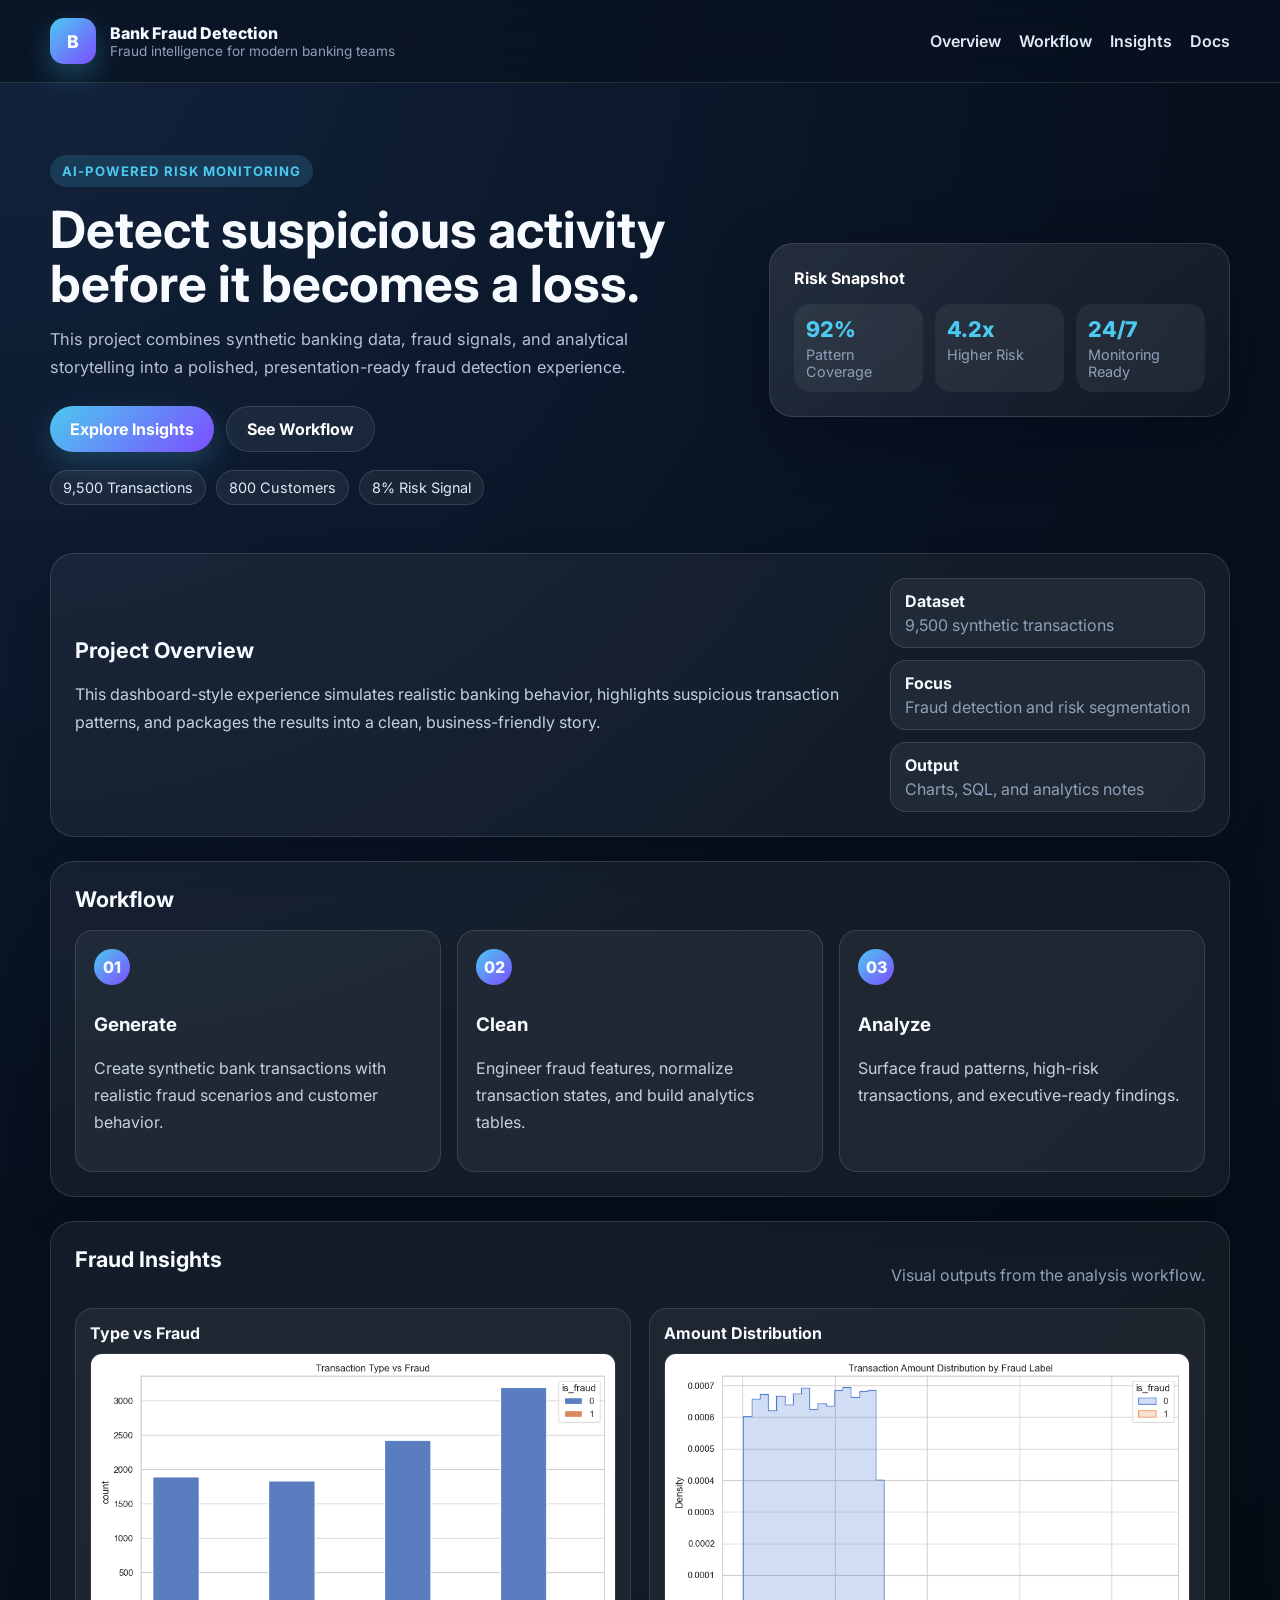
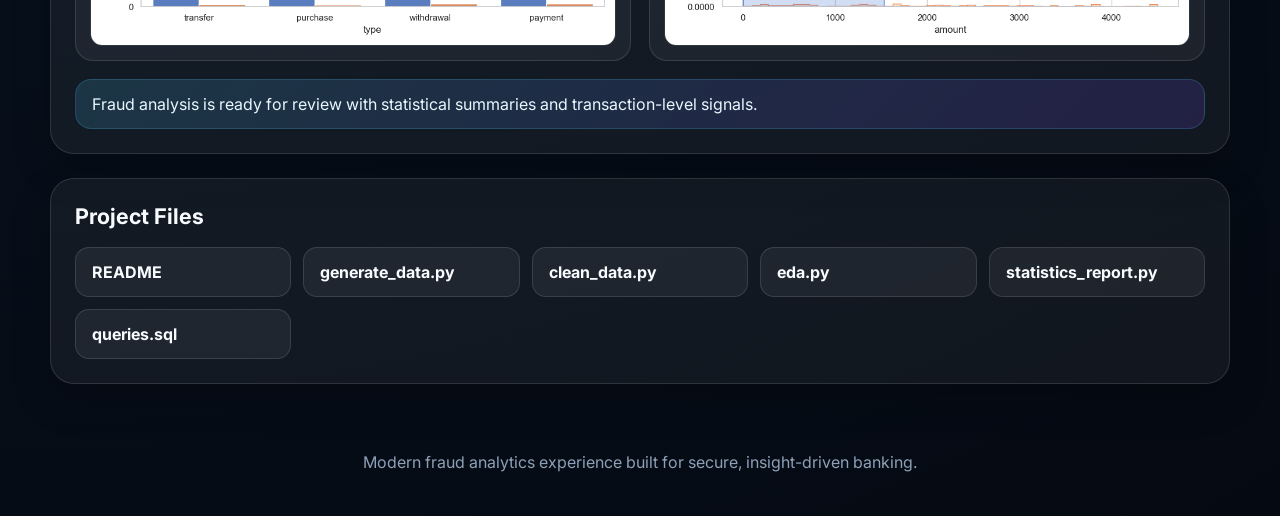
<file: bank_fraud_detection/website/index.html>
<!doctype html>
<html lang="en">
  <head>
    <meta charset="utf-8" />
    <meta name="viewport" content="width=device-width, initial-scale=1" />
    <title>Bank Fraud Detection</title>
    <link href="https://fonts.googleapis.com/css2?family=Inter:wght@300;400;600;700;800&display=swap" rel="stylesheet">
    <link rel="stylesheet" href="styles.css" />
  </head>
  <body>
    <header class="site-header">
      <div class="container header-inner">
        <div class="brand">
          <div class="logo-mark">B</div>
          <div>
            <div class="brand-name">Bank Fraud Detection</div>
            <div class="brand-tag">Fraud intelligence for modern banking teams</div>
          </div>
        </div>
        <nav class="main-nav" role="navigation" aria-label="Main menu">
          <ul>
            <li><a href="#overview">Overview</a></li>
            <li><a href="#workflow">Workflow</a></li>
            <li><a href="#results">Insights</a></li>
            <li><a href="#docs">Docs</a></li>
          </ul>
        </nav>
      </div>
    </header>

    <main>
      <section class="hero">
        <div class="container hero-grid">
          <div class="hero-content">
            <div class="eyebrow">AI-Powered Risk Monitoring</div>
            <h1 class="hero-title">Detect suspicious activity before it becomes a loss.</h1>
            <p class="hero-sub">This project combines synthetic banking data, fraud signals, and analytical storytelling into a polished, presentation-ready fraud detection experience.</p>
            <div class="hero-cta">
              <a class="btn btn-primary" href="#results">Explore Insights</a>
              <a class="btn btn-ghost" href="#workflow">See Workflow</a>
            </div>
            <div class="pill-row">
              <span class="pill">9,500 Transactions</span>
              <span class="pill">800 Customers</span>
              <span class="pill">8% Risk Signal</span>
            </div>
          </div>
          <div class="hero-card">
            <div class="hero-card-title">Risk Snapshot</div>
            <div class="hero-card-grid">
              <div class="stat">
                <div class="stat-value">92%</div>
                <div class="stat-label">Pattern Coverage</div>
              </div>
              <div class="stat">
                <div class="stat-value">4.2x</div>
                <div class="stat-label">Higher Risk</div>
              </div>
              <div class="stat">
                <div class="stat-value">24/7</div>
                <div class="stat-label">Monitoring Ready</div>
              </div>
            </div>
          </div>
        </div>
      </section>

      <div class="container">
        <section id="overview" class="card card-grid">
          <div>
            <h2>Project Overview</h2>
            <p>This dashboard-style experience simulates realistic banking behavior, highlights suspicious transaction patterns, and packages the results into a clean, business-friendly story.</p>
          </div>
          <div class="bullet-stack">
            <div class="bullet-card"><strong>Dataset</strong><span>9,500 synthetic transactions</span></div>
            <div class="bullet-card"><strong>Focus</strong><span>Fraud detection and risk segmentation</span></div>
            <div class="bullet-card"><strong>Output</strong><span>Charts, SQL, and analytics notes</span></div>
          </div>
        </section>

        <section id="workflow" class="card">
          <h2>Workflow</h2>
          <div class="steps-grid">
            <div class="step-card">
              <div class="step-number">01</div>
              <h3>Generate</h3>
              <p>Create synthetic bank transactions with realistic fraud scenarios and customer behavior.</p>
            </div>
            <div class="step-card">
              <div class="step-number">02</div>
              <h3>Clean</h3>
              <p>Engineer fraud features, normalize transaction states, and build analytics tables.</p>
            </div>
            <div class="step-card">
              <div class="step-number">03</div>
              <h3>Analyze</h3>
              <p>Surface fraud patterns, high-risk transactions, and executive-ready findings.</p>
            </div>
          </div>
        </section>

        <section id="results" class="card">
          <div class="section-header">
            <h2>Fraud Insights</h2>
            <p>Visual outputs from the analysis workflow.</p>
          </div>
          <div class="image-grid">
            <div class="image-item">
              <h3>Type vs Fraud</h3>
              <img src="../data/processed/transaction_type_fraud.png" alt="Transaction type fraud chart" />
            </div>
            <div class="image-item">
              <h3>Amount Distribution</h3>
              <img src="../data/processed/amount_distribution.png" alt="Transaction amount distribution" />
            </div>
          </div>
          <div class="insight-box">Fraud analysis is ready for review with statistical summaries and transaction-level signals.</div>
        </section>

        <section id="docs" class="card">
          <h2>Project Files</h2>
          <div class="files-grid">
            <a class="file" href="../README.md" target="_blank">README</a>
            <a class="file" href="../scripts/generate_data.py" target="_blank">generate_data.py</a>
            <a class="file" href="../scripts/clean_data.py" target="_blank">clean_data.py</a>
            <a class="file" href="../scripts/eda.py" target="_blank">eda.py</a>
            <a class="file" href="../scripts/statistics_report.py" target="_blank">statistics_report.py</a>
            <a class="file" href="../database/queries.sql" target="_blank">queries.sql</a>
          </div>
        </section>
      </div>
    </main>

    <footer class="site-footer">
      <div class="container footer-inner">
        <p>Modern fraud analytics experience built for secure, insight-driven banking.</p>
      </div>
    </footer>
  </body>
</html>
</file>
<file: bank_fraud_detection/website/styles.css>
:root{--bg:#07111f;--panel:#0f1b2d;--panel-2:#15253d;--text:#f7fbff;--muted:#8ea0b8;--accent:#4cc9f0;--accent-2:#7c4dff;--border:rgba(255,255,255,0.12)}
*{box-sizing:border-box}
html,body{margin:0;padding:0;font-family:Inter,system-ui,sans-serif;background:radial-gradient(circle at top left,#13233d 0%,var(--bg) 45%,#050a12 100%);color:var(--text)}
body{min-height:100vh}
.container{width:min(1180px,96%);margin:0 auto}
.site-header{padding:18px 0;position:sticky;top:0;z-index:10;backdrop-filter:blur(16px);background:rgba(7,17,31,0.72);border-bottom:1px solid var(--border)}
.header-inner{display:flex;align-items:center;justify-content:space-between;gap:20px}
.brand{display:flex;align-items:center;gap:14px}
.logo-mark{width:46px;height:46px;border-radius:14px;background:linear-gradient(135deg,var(--accent),var(--accent-2));display:flex;align-items:center;justify-content:center;font-weight:800;font-size:1.1rem;box-shadow:0 12px 28px rgba(76,201,240,0.28)}
.brand-name{font-weight:800;font-size:1rem}
.brand-tag{font-size:.85rem;color:var(--muted)}
.main-nav ul{display:flex;gap:18px;list-style:none;margin:0;padding:0}
.main-nav a{color:#dfe9f6;text-decoration:none;font-weight:600}
.main-nav a:hover{color:var(--accent)}
.hero{padding:72px 0 48px}
.hero-grid{display:grid;grid-template-columns:1.2fr .8fr;gap:28px;align-items:center}
.eyebrow{display:inline-block;padding:8px 12px;border-radius:999px;background:rgba(76,201,240,0.16);color:var(--accent);font-size:.82rem;font-weight:700;letter-spacing:.08em;text-transform:uppercase;margin-bottom:16px}
.hero-title{font-size:clamp(2rem,4vw,3.2rem);line-height:1.05;margin:0 0 14px}
.hero-sub{color:#b4c1d6;max-width:640px;line-height:1.75;margin:0 0 24px;font-size:1.02rem}
.hero-cta{display:flex;gap:12px;flex-wrap:wrap;margin-bottom:18px}
.btn{display:inline-flex;align-items:center;justify-content:center;padding:12px 20px;border-radius:999px;border:0;font-weight:700;cursor:pointer;text-decoration:none;transition:transform .18s ease,box-shadow .18s ease}
.btn:hover{transform:translateY(-2px)}
.btn-primary{background:linear-gradient(135deg,var(--accent),var(--accent-2));color:#fff;box-shadow:0 12px 30px rgba(76,201,240,0.22)}
.btn-ghost{background:rgba(255,255,255,0.06);color:#fff;border:1px solid var(--border)}
.pill-row{display:flex;gap:10px;flex-wrap:wrap}
.pill{padding:8px 12px;border-radius:999px;background:rgba(255,255,255,0.06);color:#dfe9f6;border:1px solid var(--border);font-size:.9rem}
.hero-card{background:linear-gradient(145deg,rgba(255,255,255,0.1),rgba(255,255,255,0.04));border:1px solid var(--border);border-radius:24px;padding:24px;box-shadow:0 20px 60px rgba(2,6,23,0.35)}
.hero-card-title{font-size:1rem;font-weight:700;margin-bottom:16px;color:#fff}
.hero-card-grid{display:grid;grid-template-columns:repeat(3,minmax(0,1fr));gap:12px}
.stat{padding:12px;border-radius:16px;background:rgba(255,255,255,0.06)}
.stat-value{font-size:1.35rem;font-weight:800;color:var(--accent)}
.stat-label{color:var(--muted);font-size:.9rem;margin-top:4px}
.card{background:rgba(255,255,255,0.05);border:1px solid var(--border);border-radius:24px;padding:24px;margin-bottom:24px;box-shadow:0 16px 40px rgba(0,0,0,0.18)}
.card h2{margin-top:0;font-size:1.35rem}
.card p{color:#c5d0e0;line-height:1.7}
.card-grid{display:grid;grid-template-columns:1fr auto;gap:20px;align-items:center}
.bullet-stack{display:grid;gap:12px}
.bullet-card{display:flex;flex-direction:column;padding:12px 14px;border-radius:16px;background:rgba(255,255,255,0.06);border:1px solid var(--border)}
.bullet-card strong{margin-bottom:4px}
.bullet-card span{color:var(--muted)}
.steps-grid{display:grid;grid-template-columns:repeat(3,minmax(0,1fr));gap:16px;margin-top:18px}
.step-card{padding:18px;border-radius:18px;background:rgba(255,255,255,0.05);border:1px solid var(--border)}
.step-number{display:inline-flex;align-items:center;justify-content:center;width:36px;height:36px;border-radius:50%;background:linear-gradient(135deg,var(--accent),var(--accent-2));font-weight:800;margin-bottom:10px}
.section-header{display:flex;justify-content:space-between;align-items:end;gap:16px;margin-bottom:14px}
.section-header p{margin:0;color:var(--muted)}
.image-grid{display:grid;grid-template-columns:repeat(auto-fit,minmax(260px,1fr));gap:18px;margin-top:18px}
.image-item{padding:14px;border-radius:18px;background:rgba(255,255,255,0.05);border:1px solid var(--border)}
.image-item img{width:100%;display:block;border-radius:12px;border:1px solid rgba(255,255,255,0.08)}
.image-item h3{margin:0 0 10px;font-size:1rem}
.insight-box{margin-top:18px;padding:14px 16px;border-radius:16px;background:linear-gradient(135deg,rgba(76,201,240,0.16),rgba(124,77,255,0.16));border:1px solid rgba(76,201,240,0.2);color:#e9f8ff}
.files-grid{display:grid;grid-template-columns:repeat(auto-fit,minmax(180px,1fr));gap:12px;margin-top:16px}
.file{display:block;padding:14px 16px;background:rgba(255,255,255,0.06);border-radius:14px;color:#f8fbff;text-decoration:none;font-weight:700;border:1px solid var(--border)}
.file:hover{background:rgba(76,201,240,0.14);transform:translateY(-2px)}
.site-footer{padding:28px 0;color:var(--muted)}
.footer-inner{display:flex;justify-content:center;text-align:center}
@media (max-width:900px){.hero-grid,.card-grid{grid-template-columns:1fr}.hero-card-grid,.steps-grid{grid-template-columns:1fr}.header-inner{flex-direction:column;align-items:flex-start}.main-nav ul{flex-wrap:wrap;gap:10px}.section-header{flex-direction:column;align-items:flex-start}}
</file>
